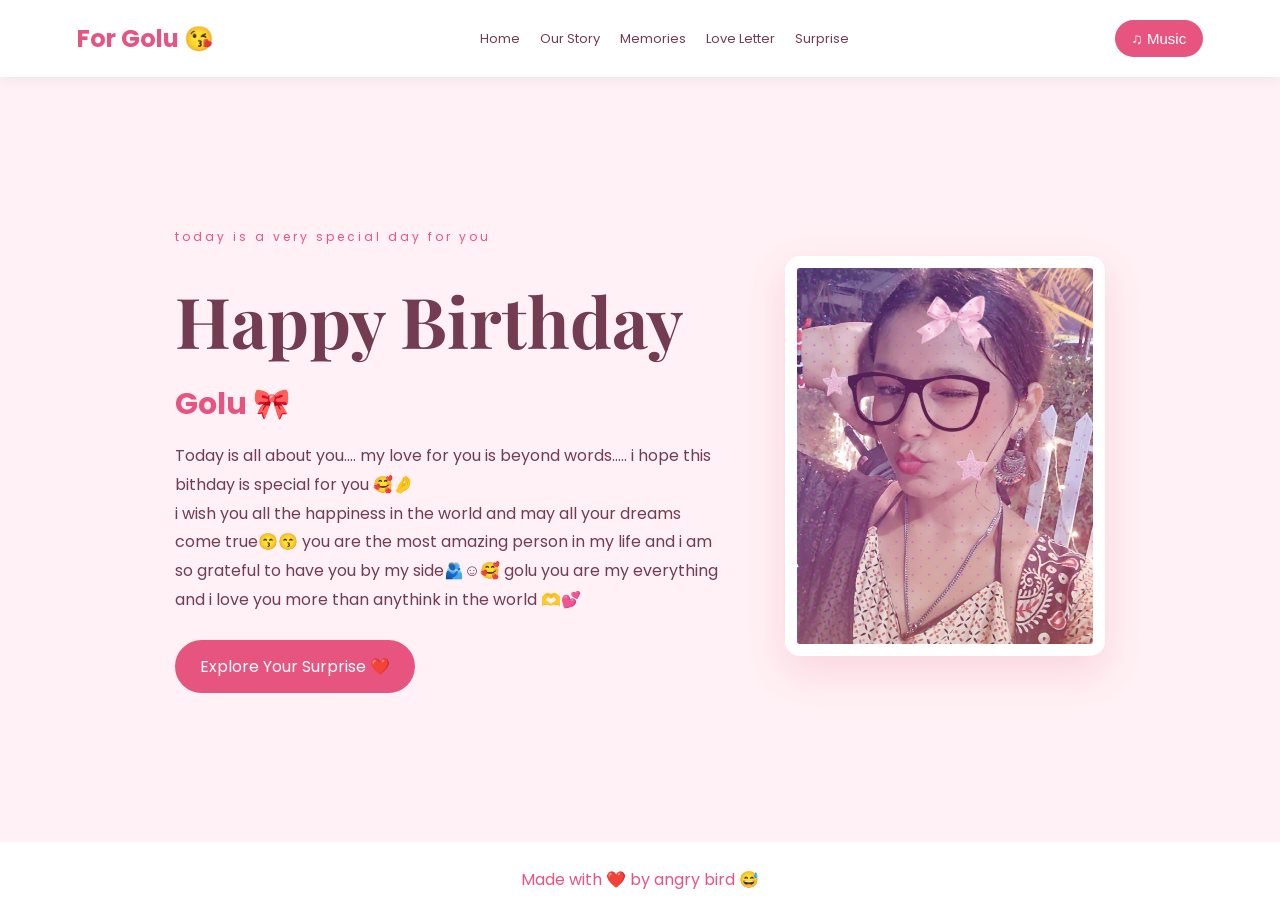
<file: index.html>
<!DOCTYPE html>
<html lang="en">
<head>
    <meta charset="UTF-8">
    <meta name="viewport" content="width=device-width, initial-scale=1.0">

    <title>Happy Birthday Golu 😘💕</title>

    <link rel="stylesheet" href="style.css">
</head>

<body>

<header>
    <div class="logo">For Golu 😘</div>

    <nav>
        <a href="index.html">Home</a>
        <a href="story.html">Our Story</a>
        <a href="memories.html">Memories</a>
        <a href="letter.html">Love Letter</a>
        <a href="surprise.html">Surprise</a>
    </nav>

    <audio id="bgMusic" loop>
    <source src="Dilruba_Dilnasheen(Official_Audio)_I_Dilfek_EP_I_Rito_Riba_MP3_256kbps_128k.mp3" type="audio/mpeg">
    </audio>
    <button id="musicBtn">♫ Music</button>

</header>

<section class="hero">

    <div class="hero-content">

        <p class="small-title"> today is a very special day for you  </p>

        <h1>Happy Birthday</h1>

        <h2> Golu 🎀</h2>

        <p>
            Today is all about you.... 

            my love for you is beyond words..... i hope this bithday is special for you 🥰🤌<br>
            i wish you all the happiness in the world and may all your dreams come true😙😙
            you are the most amazing person in my life and i am so grateful to have you by my side🫂☺️🥰
            golu you are my everything and i love you more than anythink in the world 🫶💕
        </p>

        <a href="story.html" class="btn">
            Explore Your Surprise ❤️
        </a>

    </div>


    <div class="hero-image">
        <img src="IMG_1.jpg" alt="Golu">
    </div>

</section>

<footer>
    Made with ❤️ by angry bird 😅
</footer>


<script src="script.js"></script>

</body>
</html>
</file>
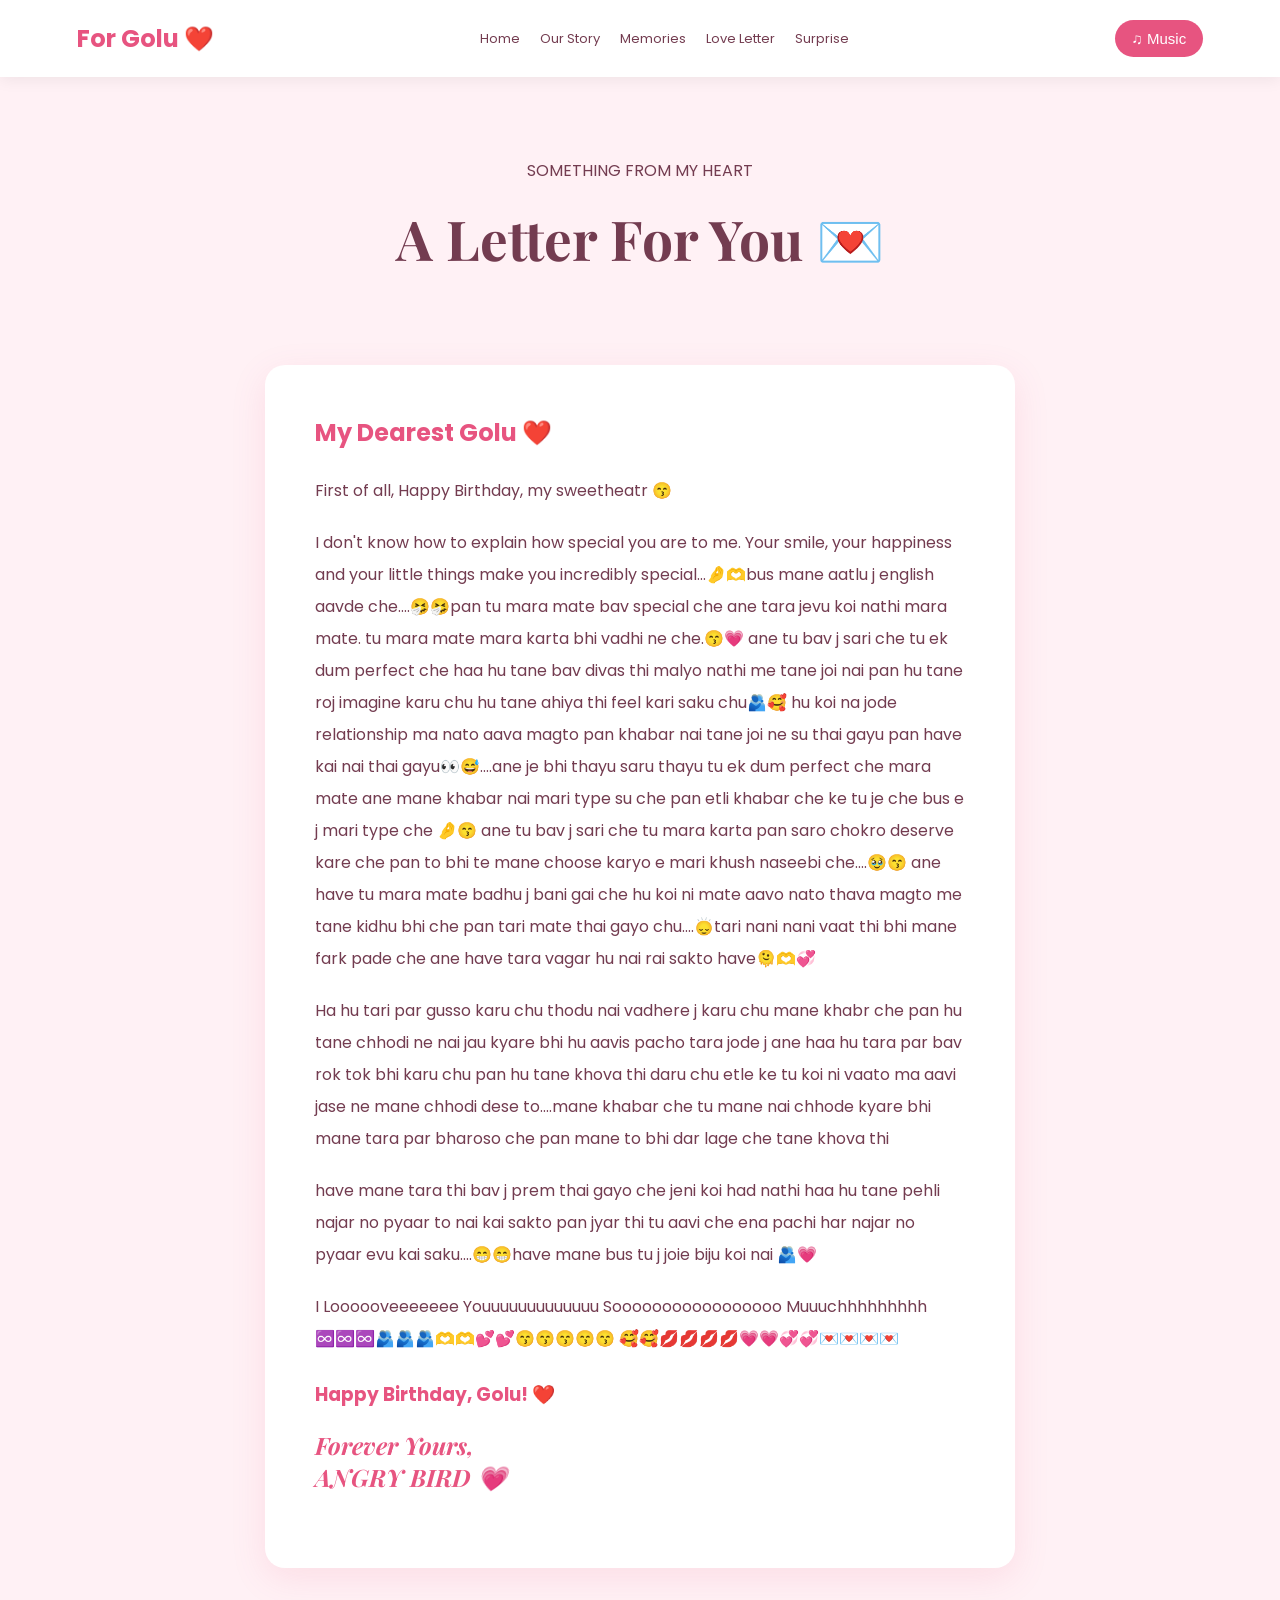
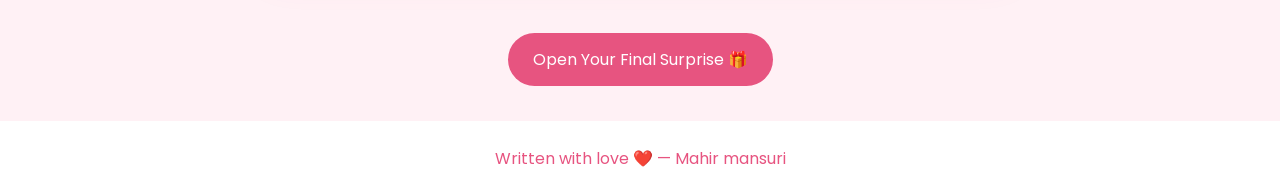
<file: letter.html>
<!DOCTYPE html>
<html lang="en">
<head>
    <meta charset="UTF-8">
    <meta name="viewport" content="width=device-width, initial-scale=1.0">

    <title>A Letter For Golu ❤️</title>

    <link rel="stylesheet" href="style.css">
</head>

<body>

<header>
    <div class="logo">For Golu ❤️</div>

    <nav>
        <a href="index.html">Home</a>
        <a href="story.html">Our Story</a>
        <a href="memories.html">Memories</a>
        <a href="letter.html">Love Letter</a>
        <a href="surprise.html">Surprise</a>
    </nav>

    <audio id="bgMusic" loop>
    <source src="Dilruba_Dilnasheen(Official_Audio)_I_Dilfek_EP_I_Rito_Riba_MP3_256kbps_128k.mp3" type="audio/mpeg">
    </audio>
    <button id="musicBtn">♫ Music</button>
</header>

<section class="page-heading">

    <p>SOMETHING FROM MY HEART</p>

    <h1>A Letter For You 💌</h1>

</section>

<section class="letter-container">

    <div class="letter">

        <h2>My Dearest Golu ❤️</h2>

        <p>
            First of all, Happy Birthday, my sweetheatr 😙
        </p>

        <p>
            I don't know how to explain how special you are
            to me. Your smile, your happiness and your little
            things make you incredibly special...🤌🫶bus mane aatlu j
            english aavde che....🤧🤧pan tu mara mate bav special che 
            ane tara jevu koi nathi mara mate. tu mara mate mara karta bhi 
            vadhi ne che.😙💗 ane tu bav j sari che tu ek dum perfect che 
            haa hu tane bav divas thi malyo nathi me tane joi nai 
            pan hu tane roj imagine karu chu hu tane ahiya thi feel kari saku 
            chu🫂🥰 hu koi na jode relationship ma nato aava magto pan khabar nai tane 
            joi ne su thai gayu pan have kai nai thai gayu👀😅....ane je bhi thayu saru 
            thayu tu ek dum perfect che mara mate ane mane khabar nai mari type su 
            che pan etli khabar che ke tu je che bus e j mari type che 🤌😙
            ane tu bav j sari che tu mara karta pan saro chokro deserve kare che 
            pan to bhi te mane choose karyo e mari khush naseebi che....🥹😙 ane have tu 
            mara mate badhu j bani gai che hu koi ni mate aavo nato thava magto me 
            tane kidhu bhi che pan tari mate thai gayo chu....🙂‍↕️tari nani nani vaat thi bhi 
            mane fark pade che ane have tara vagar hu nai rai sakto have🫠🫶💞
        </p>

        <p>
             Ha hu tari par gusso karu chu thodu nai vadhere j karu chu mane khabr che 
            pan hu tane chhodi ne nai jau kyare bhi hu aavis pacho tara jode j 
            ane haa hu tara par bav rok tok bhi karu chu pan hu tane khova thi daru chu 
            etle ke tu koi ni vaato ma aavi jase ne mane chhodi dese to....mane khabar che tu mane nai chhode
            kyare bhi mane tara par bharoso che pan mane to bhi dar lage che tane khova thi 
        </p>

        <p>
            have mane tara thi bav j prem thai gayo che jeni koi had nathi 
            haa hu tane pehli najar no pyaar to nai kai sakto pan jyar thi 
            tu aavi che ena pachi har najar no pyaar evu kai saku....😁😁have mane bus tu j 
            joie biju koi nai 🫂💗
        </p>

        <p>
            I Loooooveeeeeee Youuuuuuuuuuuuu
            Sooooooooooooooooo Muuuchhhhhhhhh
            ♾️♾️♾️🫂🫂🫂🫶🫶💕💕😙😙😙😙😙
            🥰🥰💋💋💋💋💗💗💞💞💌💌💌💌
        </p>

        <h3>Happy Birthday, Golu! ❤️</h3>

        <h2 class="signature">
            Forever Yours,<br>
            ANGRY BIRD 💗
        </h2>

    </div>

</section>

<div class="next-page">
    <a href="surprise.html" class="btn">
        Open Your Final Surprise 🎁
    </a>
</div>

<footer>Written with love ❤️ — Mahir mansuri</footer>

<script src="script.js"></script>

</body>
</html>
</file>
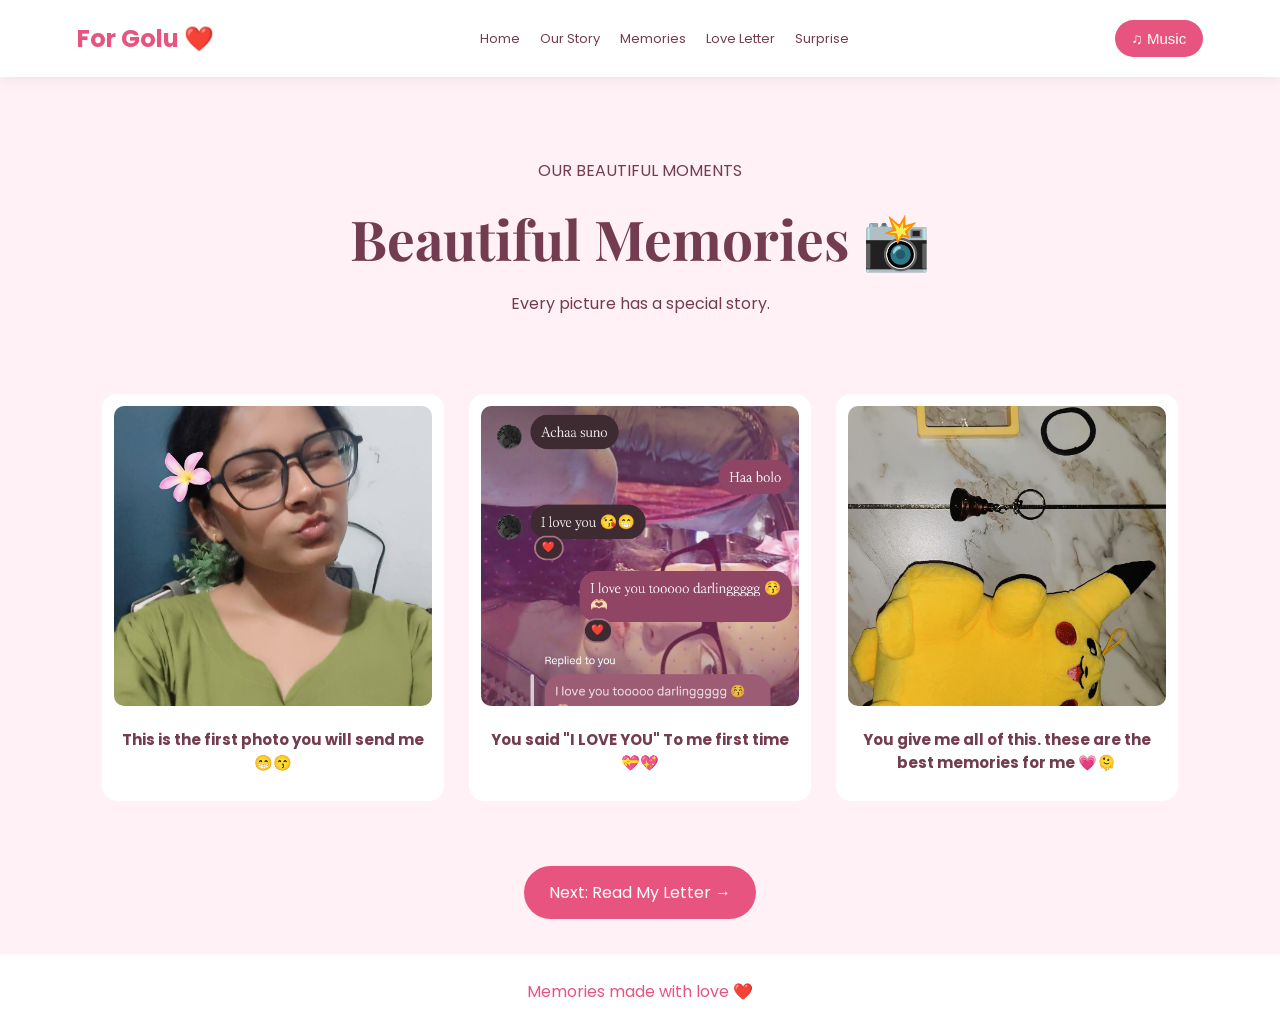
<file: memories.html>
<!DOCTYPE html>
<html lang="en">
<head>
    <meta charset="UTF-8">
    <meta name="viewport" content="width=device-width, initial-scale=1.0">

    <title>Our Memories ❤️</title>

    <link rel="stylesheet" href="style.css">
</head>

<body>

<header>
    <div class="logo">For Golu ❤️</div>

    <nav>
        <a href="index.html">Home</a>
        <a href="story.html">Our Story</a>
        <a href="memories.html">Memories</a>
        <a href="letter.html">Love Letter</a>
        <a href="surprise.html">Surprise</a>
    </nav>

    <audio id="bgMusic" loop>
    <source src="Dilruba_Dilnasheen(Official_Audio)_I_Dilfek_EP_I_Rito_Riba_MP3_256kbps_128k.mp3" type="audio/mpeg">
    </audio>
    <button id="musicBtn">♫ Music</button>
</header>

<section class="page-heading">

    <p>OUR BEAUTIFUL MOMENTS</p>

    <h1>Beautiful Memories 📸</h1>

    <p>Every picture has a special story.</p>

</section>

<section class="gallery">

    <div class="gallery-item">
        <img src="IMG_4.jpg" alt="memory 1" >
        <h3>This is the first photo you will 
            send me 😁😙</h3>
    </div>

    <div class="gallery-item">
        <img src="IMG_2.jpg" alt="memory 2" >
        <h3>You said "I LOVE YOU" To me first time 💝💖</h3>
    </div>

    <div class="gallery-item">
        <img src="IMG_6.jpg" alt="Memory 3" >
        <h3>You give me all of this. these are the best
            memories for me 💗🫠</h3>
    </div>

</section>

<div class="next-page">
    <a href="letter.html" class="btn">
        Next: Read My Letter →
    </a>
</div>

<footer>Memories made with love ❤️</footer>

<script src="script.js"></script>

</body>
</html>
</file>
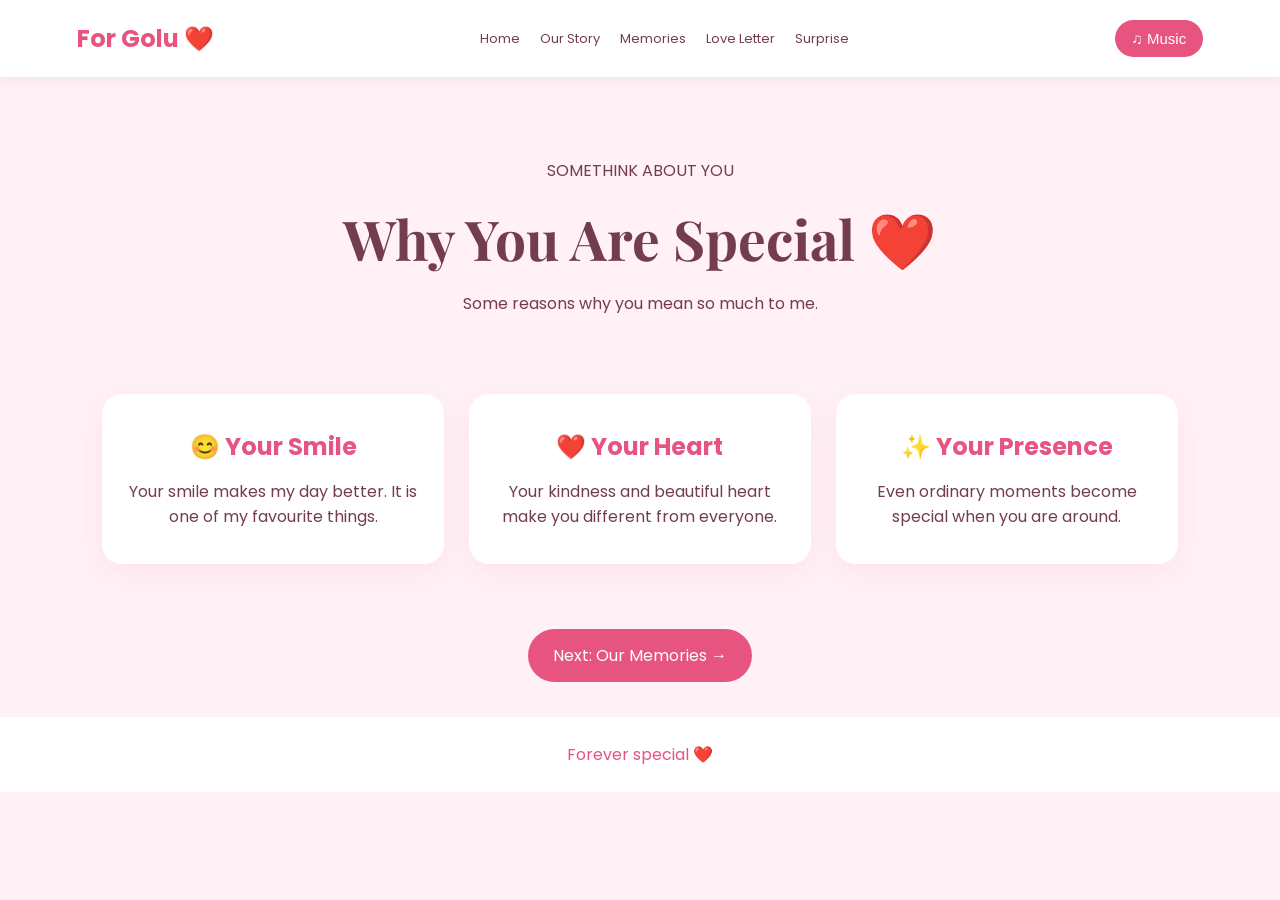
<file: story.html>
<!DOCTYPE html>
<html lang="en">
<head>
    <meta charset="UTF-8">
    <meta name="viewport" content="width=device-width, initial-scale=1.0">

    <title>Our Story ❤️</title>

    <link rel="stylesheet" href="style.css">
</head>

<body>

<header>
    <div class="logo">For Golu ❤️</div>

    <nav>
        <a href="index.html">Home</a>
        <a href="story.html">Our Story</a>
        <a href="memories.html">Memories</a>
        <a href="letter.html">Love Letter</a>
        <a href="surprise.html">Surprise</a>
    </nav>

    <audio id="bgMusic" loop>
    <source src="Dilruba_Dilnasheen(Official_Audio)_I_Dilfek_EP_I_Rito_Riba_MP3_256kbps_128k.mp3" type="audio/mpeg">
    </audio>
    <button id="musicBtn">♫ Music</button>
</header>

<section class="page-heading">

    <p> SOMETHINK ABOUT YOU</p>

    <h1>Why You Are Special ❤️</h1>

    <p>Some reasons why you mean so much to me.</p>

</section>

<section class="cards">

    <div class="card">
        <h2>😊 Your Smile</h2>
        <p>
            Your smile makes my day better.
            It is one of my favourite things.
        </p>
    </div>

    <div class="card">
        <h2>❤️ Your Heart</h2>
        <p>
            Your kindness and beautiful heart
            make you different from everyone.
        </p>
    </div>

    <div class="card">
        <h2>✨ Your Presence</h2>
        <p>
            Even ordinary moments become special
            when you are around.
        </p>
    </div>

</section>

<div class="next-page">
    <a href="memories.html" class="btn">
        Next: Our Memories →
    </a>
</div>

<footer>Forever special ❤️ </footer>

<script src="script.js"></script>

</body>
</html>
</file>
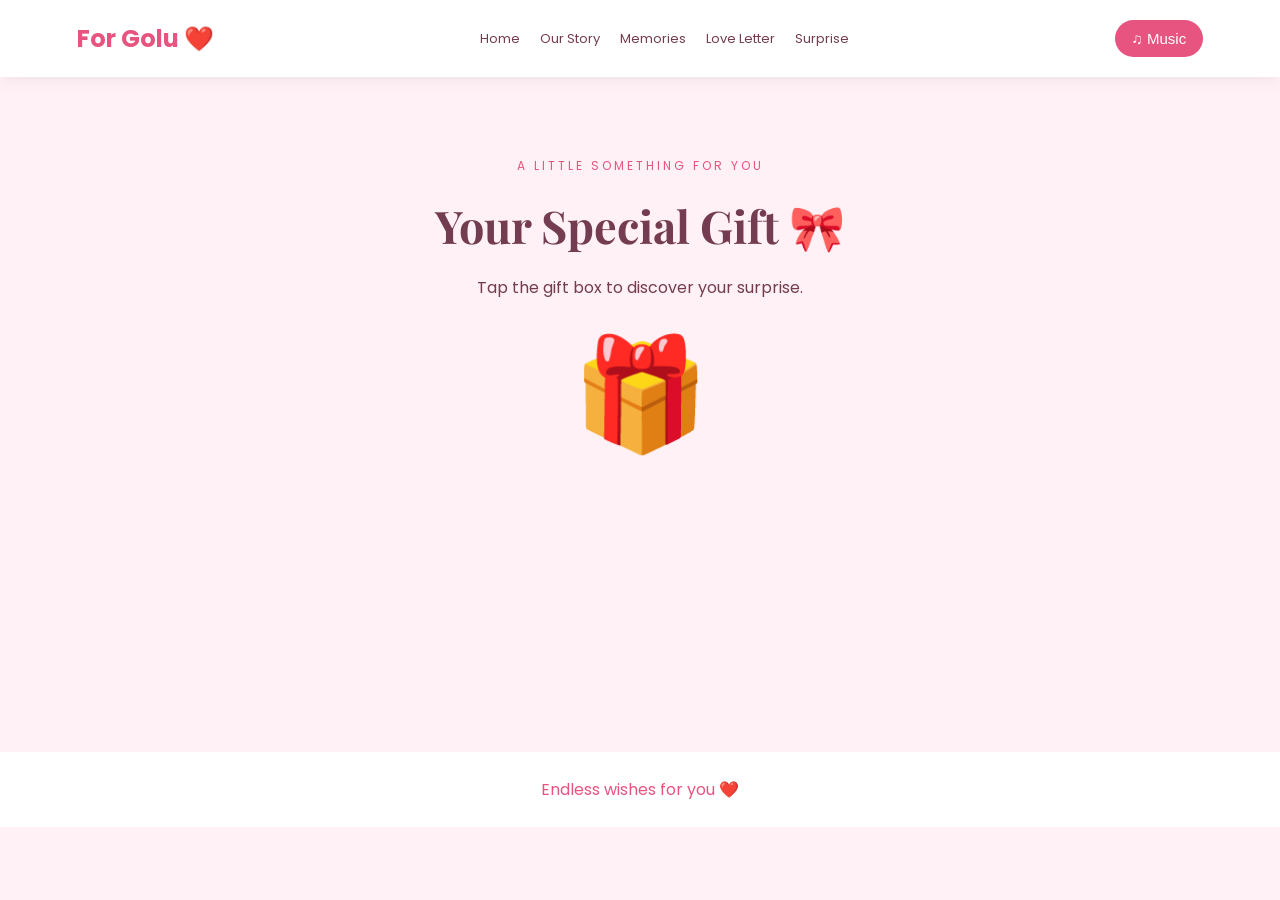
<file: surprise.html>
<!DOCTYPE html>
<html lang="en">
<head>
    <meta charset="UTF-8">
    <meta name="viewport" content="width=device-width, initial-scale=1.0">

    <title>Your Surprise 🎁</title>

    <link rel="stylesheet" href="style.css">
</head>

<body>

<header>
    <div class="logo">For Golu ❤️</div>

    <nav>
        <a href="index.html">Home</a>
        <a href="story.html">Our Story</a>
        <a href="memories.html">Memories</a>
        <a href="letter.html">Love Letter</a>
        <a href="surprise.html">Surprise</a>
    </nav>

    <audio id="bgMusic" loop>
    <source src="Dilruba_Dilnasheen(Official_Audio)_I_Dilfek_EP_I_Rito_Riba_MP3_256kbps_128k.mp3" type="audio/mpeg">
    </audio>
    <button id="musicBtn">♫ Music</button>
</header>

<section class="surprise-section">

    <p class="small-title">A LITTLE SOMETHING FOR YOU</p>

    <h1>Your Special Gift 🎀</h1>

    <p>Tap the gift box to discover your surprise.</p>

    <button class="gift" id="giftBtn">
        🎁
    </button>

    <div id="giftMessage" class="gift-message">

        <h2>Happy Birthday, Golu! ❤️</h2>

        <p>
            You are one of the most beautiful parts
            of my life.

            May your life always be full of happiness,
            laughter, love and unforgettable memories.

            Keep smiling, my favourite person. 

            you are the most amazing person in my life and 
            i am so grateful to have you by my side 🫂💕🥰

            I LOVE YOU MORE THAN ANYTHING IN THE WORLD 🫶💞
        </p>

        <h2>Lots of Love ❤️</h2>

    </div>

</section>

<footer>Endless wishes for you ❤️</footer>

<script src="script.js"></script>

</body>
</html>
</file>
<file: style.css>
@import url('https://fonts.googleapis.com/css2?family=Playfair+Display:ital,wght@0,500;0,700;1,500&family=Poppins:wght@400;500;600;700&display=swap');

* {
    margin: 0;
    padding: 0;
    box-sizing: border-box;
}

body {
    background: #fff1f5;
    color: #733c50;
    font-family: 'Poppins', sans-serif;
}

/* Navigation */

header {
    display: flex;
    justify-content: space-between;
    align-items: center;
    padding: 20px 6%;
    background: #fff;
    box-shadow: 0 3px 15px #00000010;
    flex-wrap: wrap;
    gap: 15px;
}

.logo {
    font-size: 24px;
    font-weight: bold;
    color: #e75480;
}

nav {
    display: flex;
    gap: 20px;
    flex-wrap: wrap;
}

nav a {
    text-decoration: none;
    color: #733c50;
    font-size: 13px;
    transition: .3s;
}

nav a:hover {
    color: #e75480;
}

button {
    cursor: pointer;
}

#musicBtn {
    background: #e75480;
    color: white;
    border: none;
    padding: 10px 17px;
    border-radius: 25px;
    font-size: 15px;
    cursor: pointer;
    

}

/* Home */

.hero {
    min-height: 85vh;
    display: flex;
    align-items: center;
    justify-content: center;
    gap: 60px;
    padding: 50px 8%;
}

.hero-content {
    max-width: 550px;
}

.small-title {
    color: #e75480;
    letter-spacing: 3px;
    font-size: 12px;
}

.hero h1 {
    font-family: 'Playfair Display', serif;
    font-size: clamp(40px, 6vw, 70px);
    margin-top: 20px;
}

.hero h2 {
    font-size: 30px;
    color: #e75480;
    margin: 15px 0;
}

.hero p {
    line-height: 1.8;
    margin-bottom: 25px;
}

.hero-image img {
    width: 320px;
    height: 400px;
    object-fit: cover;
    border: 12px solid white;
    border-radius: 15px;
    box-shadow: 0 15px 40px #e7548030;
}

/* Buttons */

.btn {
    display: inline-block;
    background: #e75480;
    color: white;
    padding: 14px 25px;
    border-radius: 30px;
    text-decoration: none;
    transition: .3s;
}

.btn:hover {
    background: #bd315e;
    transform: translateY(-3px);
}

/* Headings */

.page-heading {
    text-align: center;
    padding: 80px 20px 45px;
}

.page-heading h1 {
    font-family: 'Playfair Display', serif;
    font-size: clamp(35px, 6vw, 55px);
    margin: 15px 0;
}

.page-heading p {
    line-height: 1.8;
}

/* Story Cards */

.cards {
    display: grid;
    grid-template-columns: repeat(3, 1fr);
    gap: 25px;
    padding: 30px 8%;
}

.card {
    background: white;
    padding: 35px 25px;
    text-align: center;
    border-radius: 20px;
    box-shadow: 0 8px 25px #e7548015;
    transition: .3s;
}

.card:hover {
    transform: translateY(-10px);
}

.card h2 {
    color: #e75480;
    margin-bottom: 15px;
}

/* Gallery */

.gallery {
    display: grid;
    grid-template-columns: repeat(3, 1fr);
    gap: 25px;
    padding: 30px 8%;
}

.gallery-item {
    background: white;
    padding: 12px;
    border-radius: 15px;
    text-align: center;
}

.gallery-item img {
    width: 100%;
    height: 300px;
    object-fit: cover;
    border-radius: 10px;
}

.gallery-item h3 {
    padding: 15px 5px;
    font-size: 15px;
}

/* Letter */

.letter-container {
    padding: 30px 8%;
}

.letter {
    max-width: 750px;
    margin: auto;
    background: white;
    padding: 50px;
    border-radius: 20px;
    box-shadow: 0 10px 35px #e7548020;
}

.letter h2 {
    color: #e75480;
    margin-bottom: 25px;
}

.letter p {
    line-height: 2;
    margin-bottom: 20px;
}

.letter h3 {
    color: #e75480;
    margin-top: 25px;
}

.signature {
    font-family: 'Playfair Display', serif;
    font-style: italic;
    padding-top: 20px;
}

/* Surprise */

.surprise-section {
    text-align: center;
    min-height: 75vh;
    padding: 80px 20px;
}

.surprise-section h1 {
    font-family: 'Playfair Display', serif;
    font-size: 45px;
    margin: 20px 0;
}

.gift {
    background: transparent;
    border: none;
    font-size: 110px;
    margin: 30px;
    transition: .3s;
}

.gift:hover {
    transform: scale(1.2) rotate(8deg);
}

.gift-message {
    display: none;
    max-width: 550px;
    margin: 30px auto;
    background: white;
    padding: 35px;
    border-radius: 20px;
    animation: appear .7s ease;
}

.gift-message.show {
    display: block;
}

.gift-message h2 {
    color: #e75480;
    margin: 15px 0;
}

.gift-message p {
    line-height: 1.9;
}

/* Footer */

.next-page {
    text-align: center;
    padding: 35px;
}

footer {
    background: white;
    padding: 25px;
    text-align: center;
    color: #e75480;
}

/* Animations */

@keyframes appear {
    from {
        opacity: 0;
        transform: translateY(25px);
    }

    to {
        opacity: 1;
        transform: translateY(0);
    }
}

/* Mobile Responsive */

@media(max-width: 768px) {

    header {
        flex-direction: column;
        padding: 18px;
    }

    nav {
        justify-content: center;
        gap: 13px;
    }

    nav a {
        font-size: 11px;
    }

    .hero {
        flex-direction: column;
        text-align: center;
        gap: 35px;
    }

    .hero-image img {
        width: min(100%, 300px);
        height: 350px;
    }

    .cards,
    .gallery {
        grid-template-columns: 1fr;
    }

    .gallery-item img {
        height: 200px;
    }

    .letter {
        padding: 25px;
    }

    .surprise-section h1 {
        font-size: 35px;
    }
}
</file>
